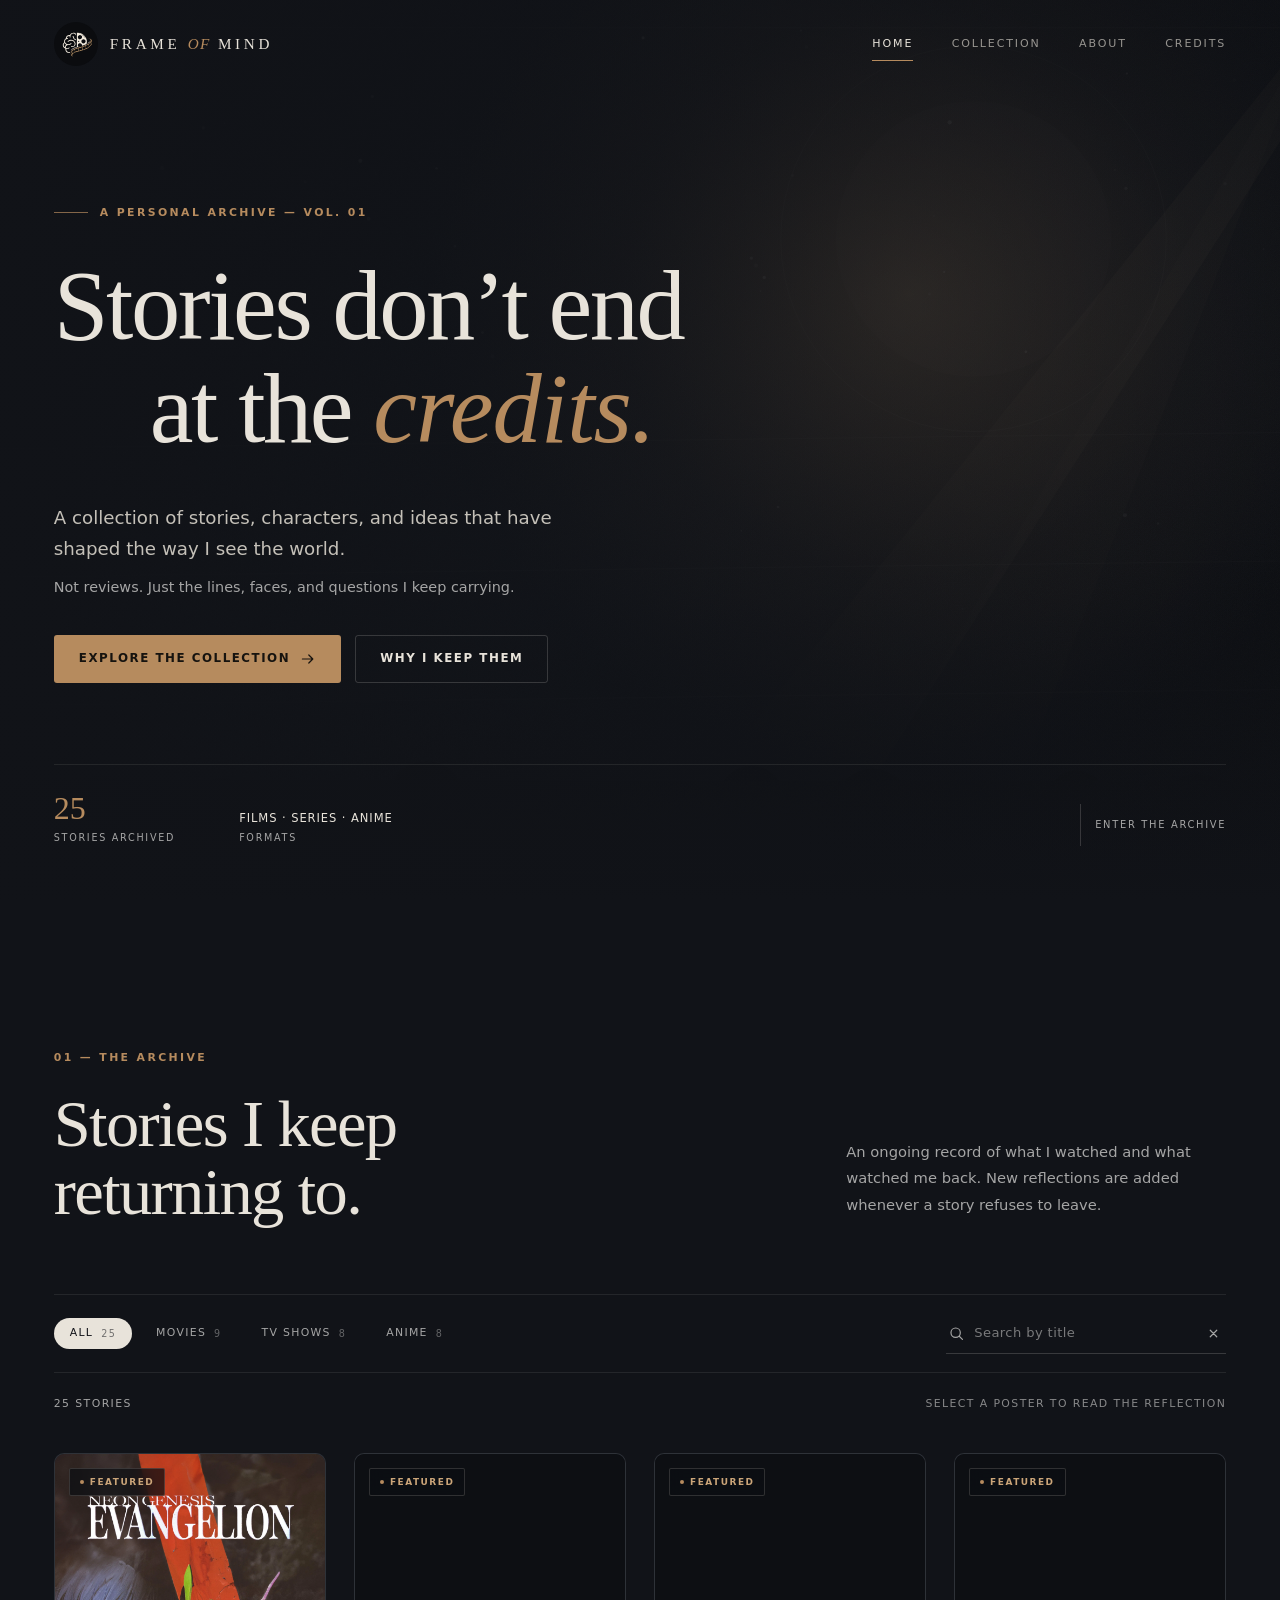
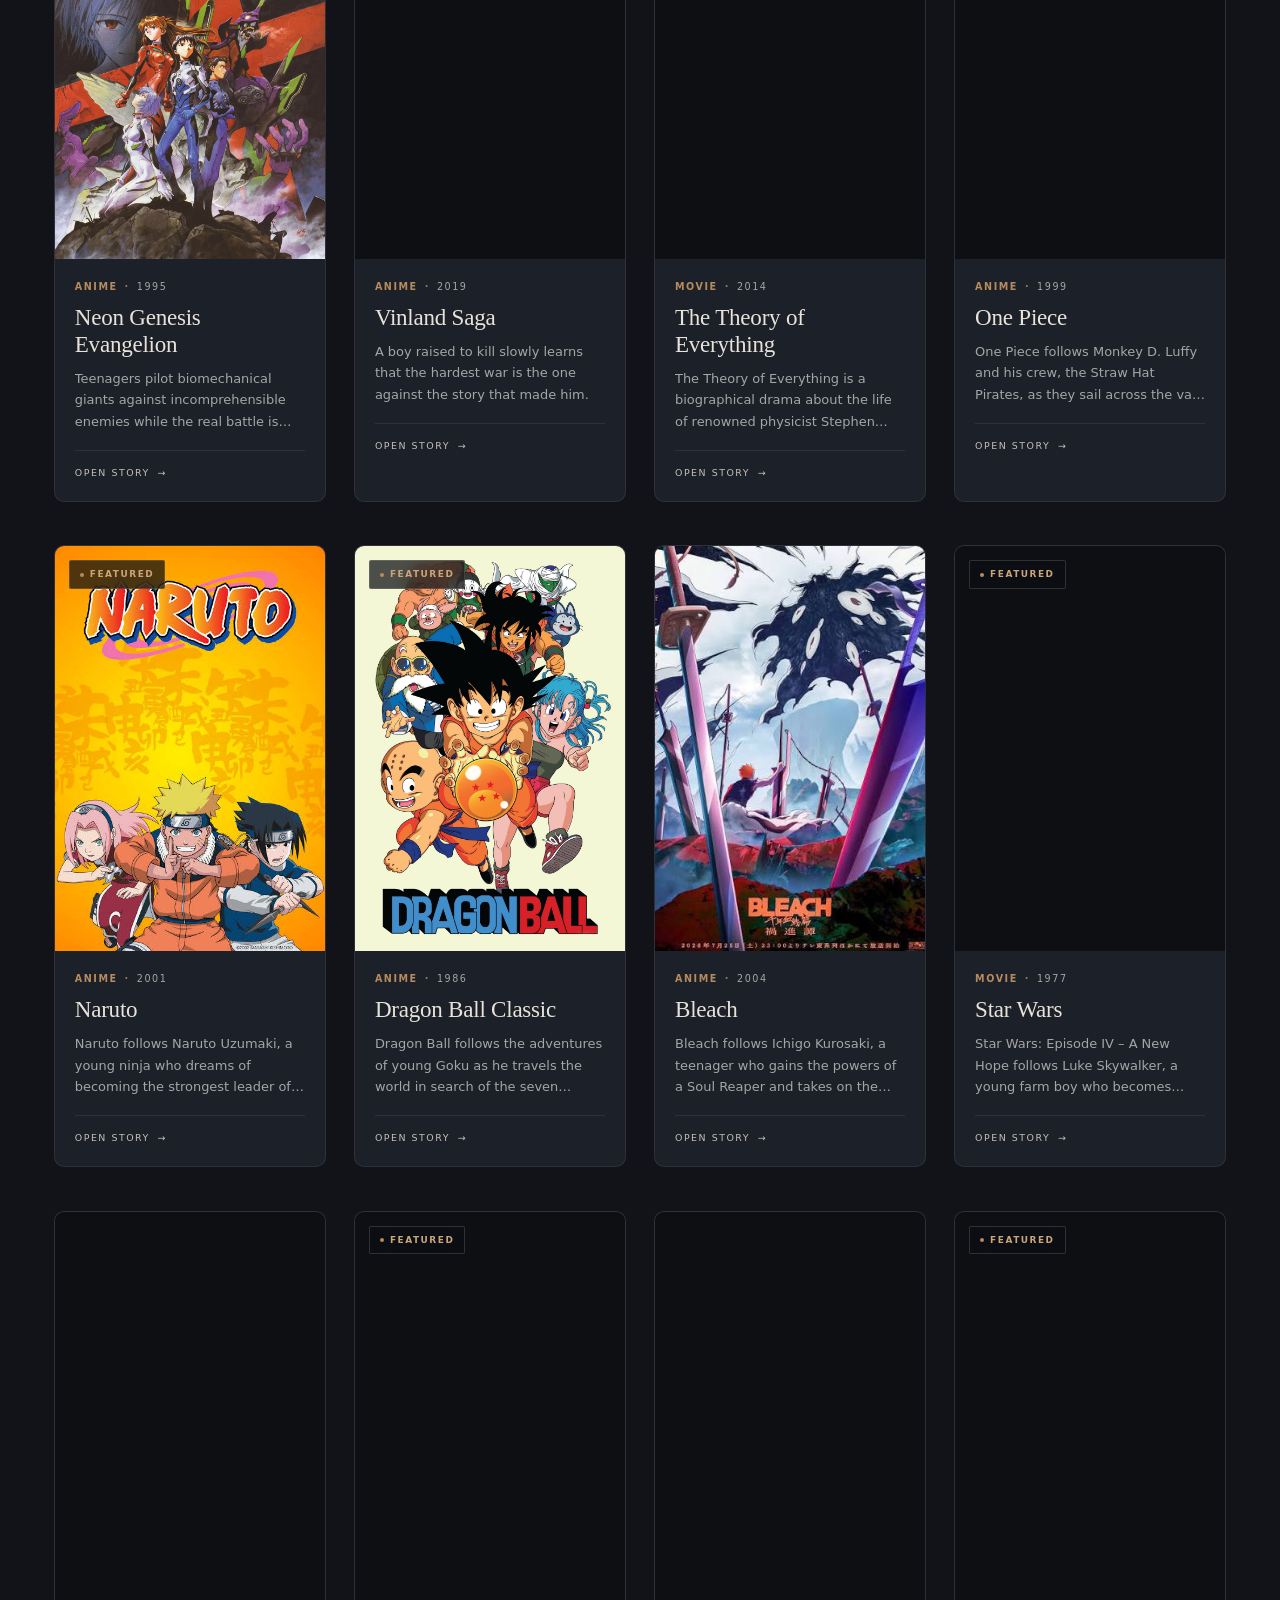
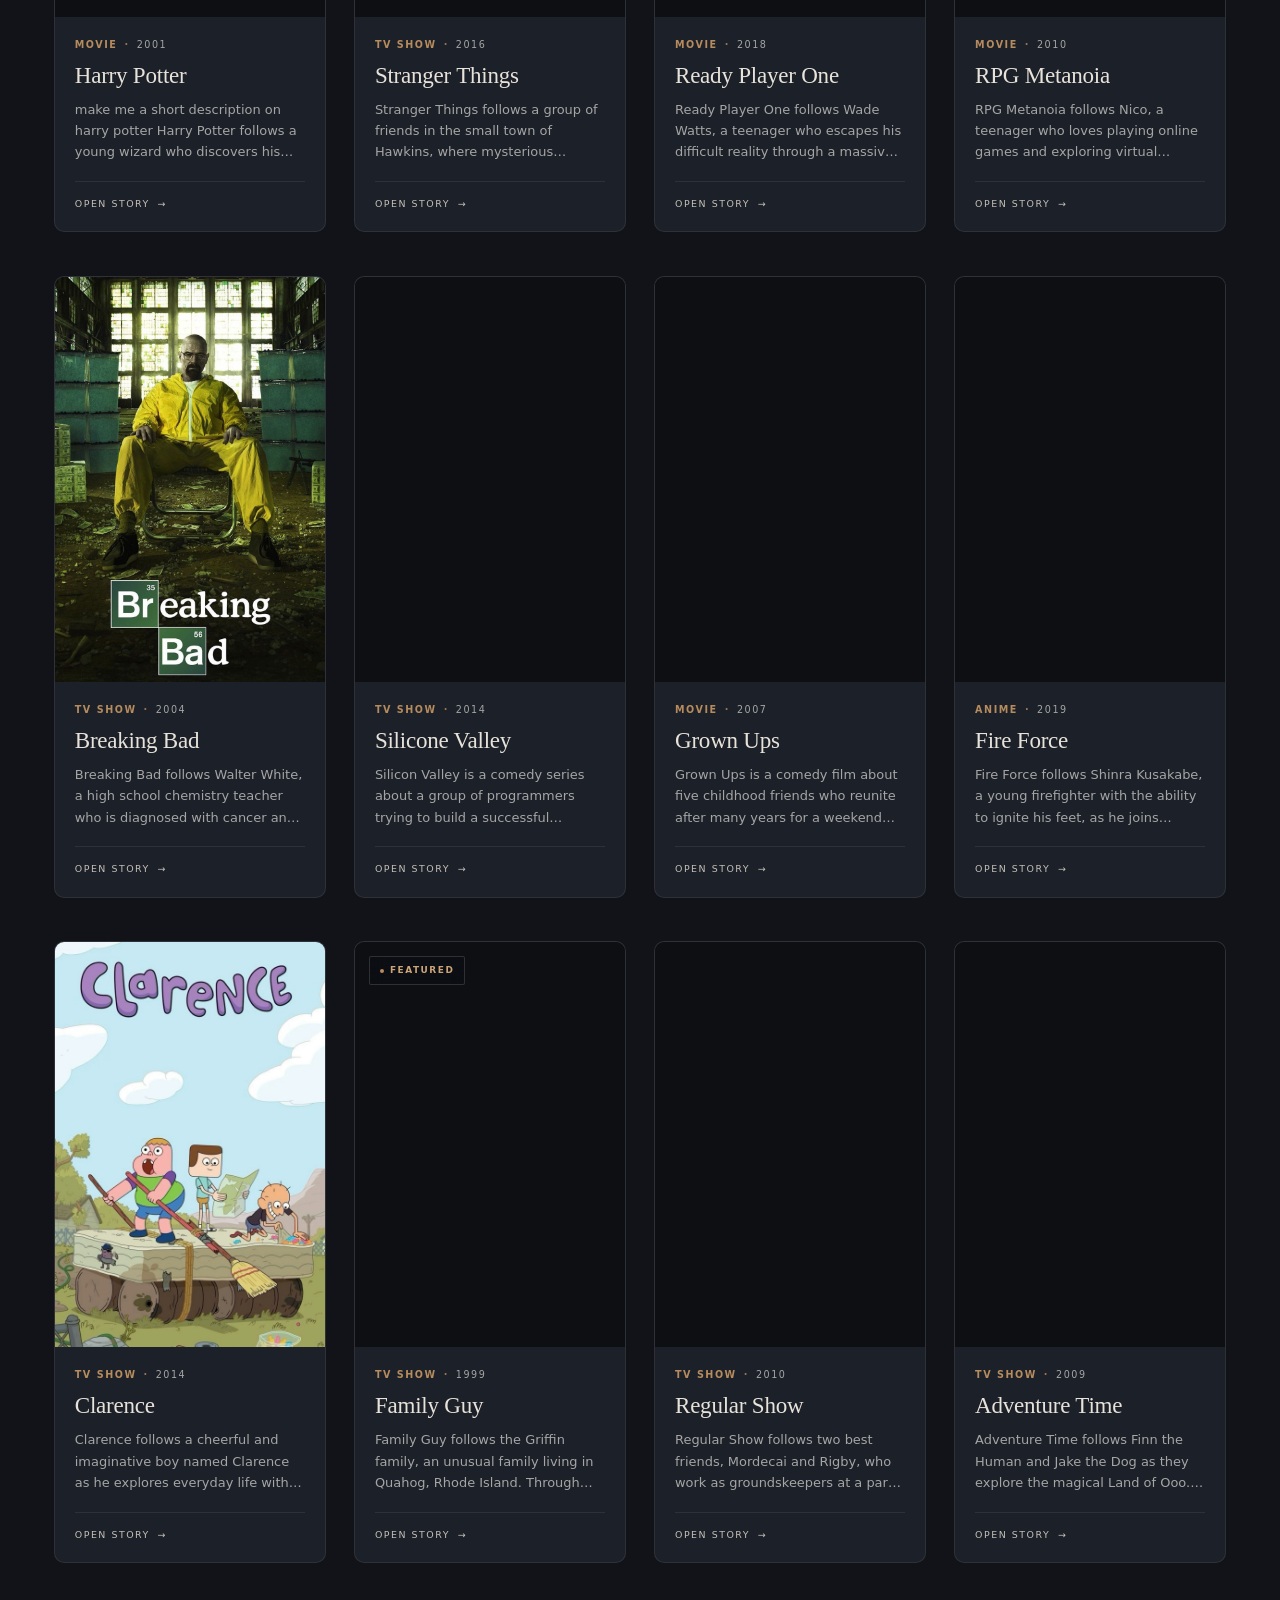
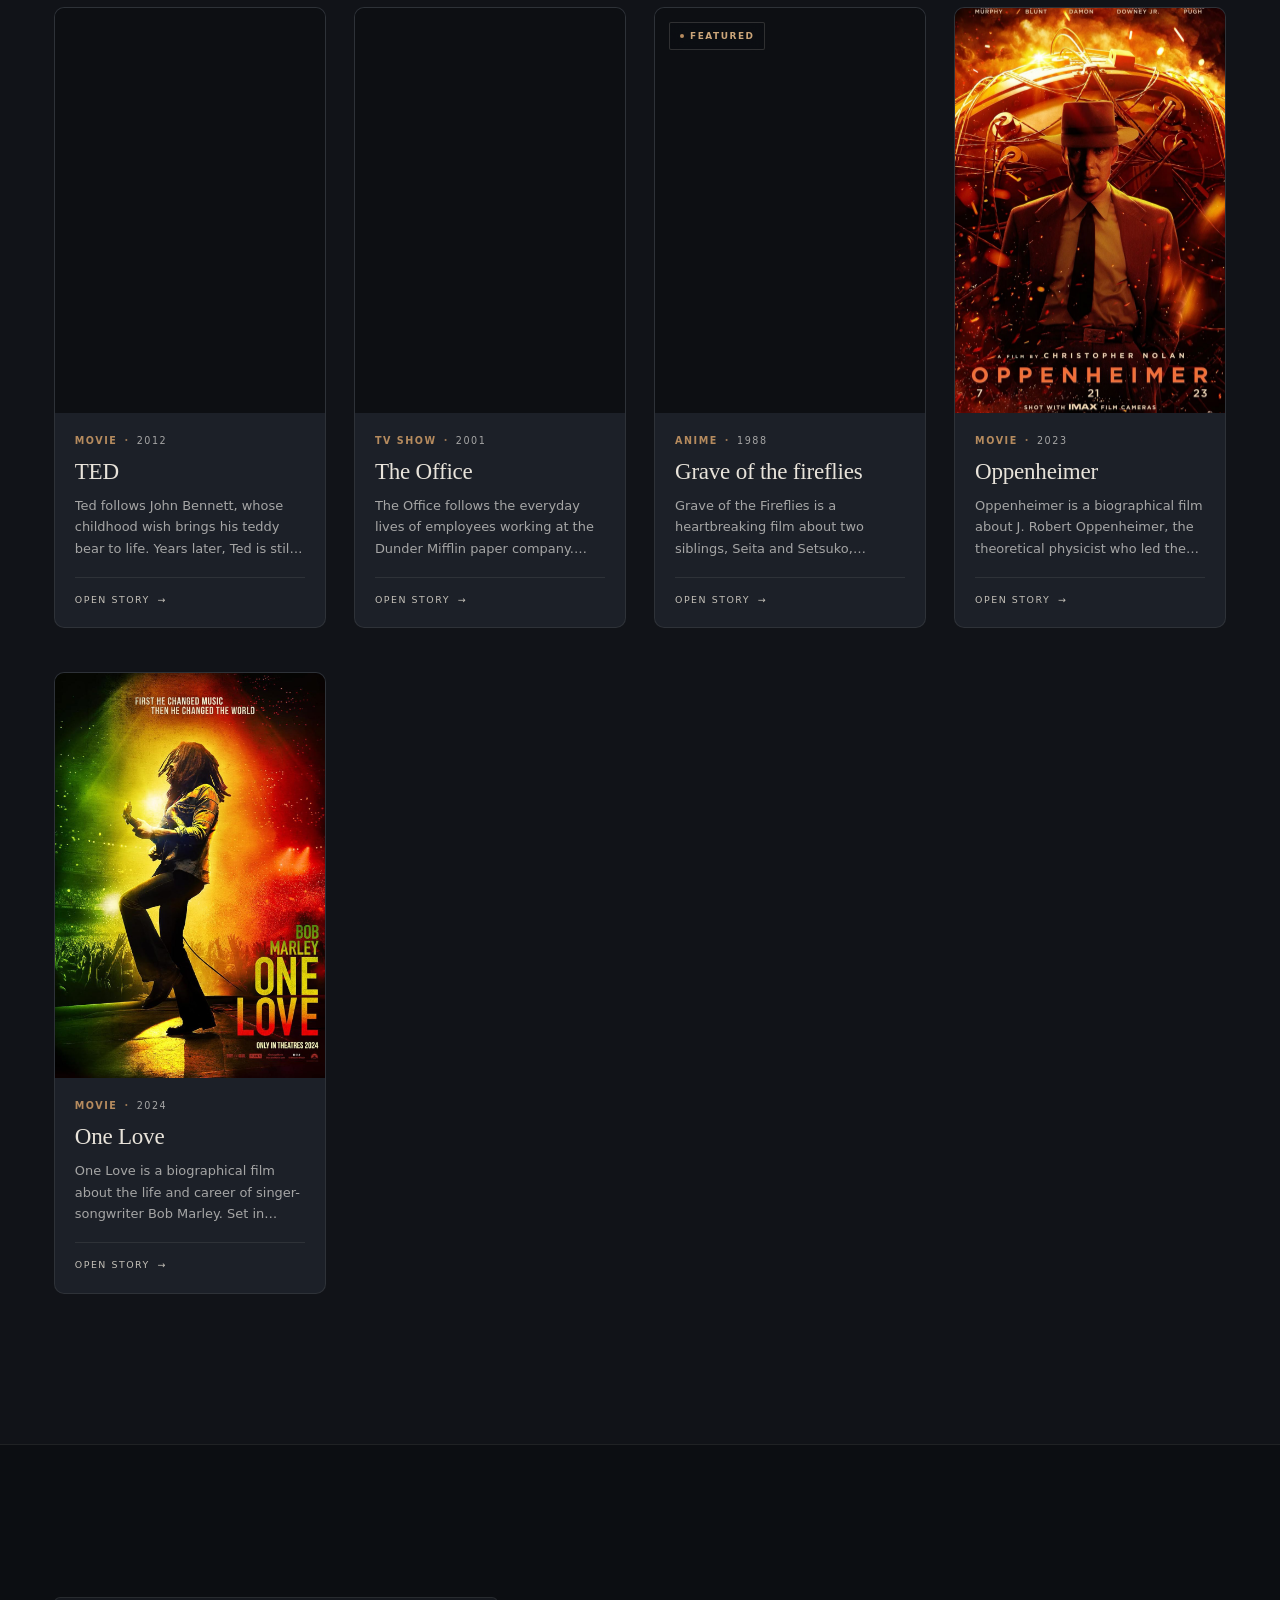
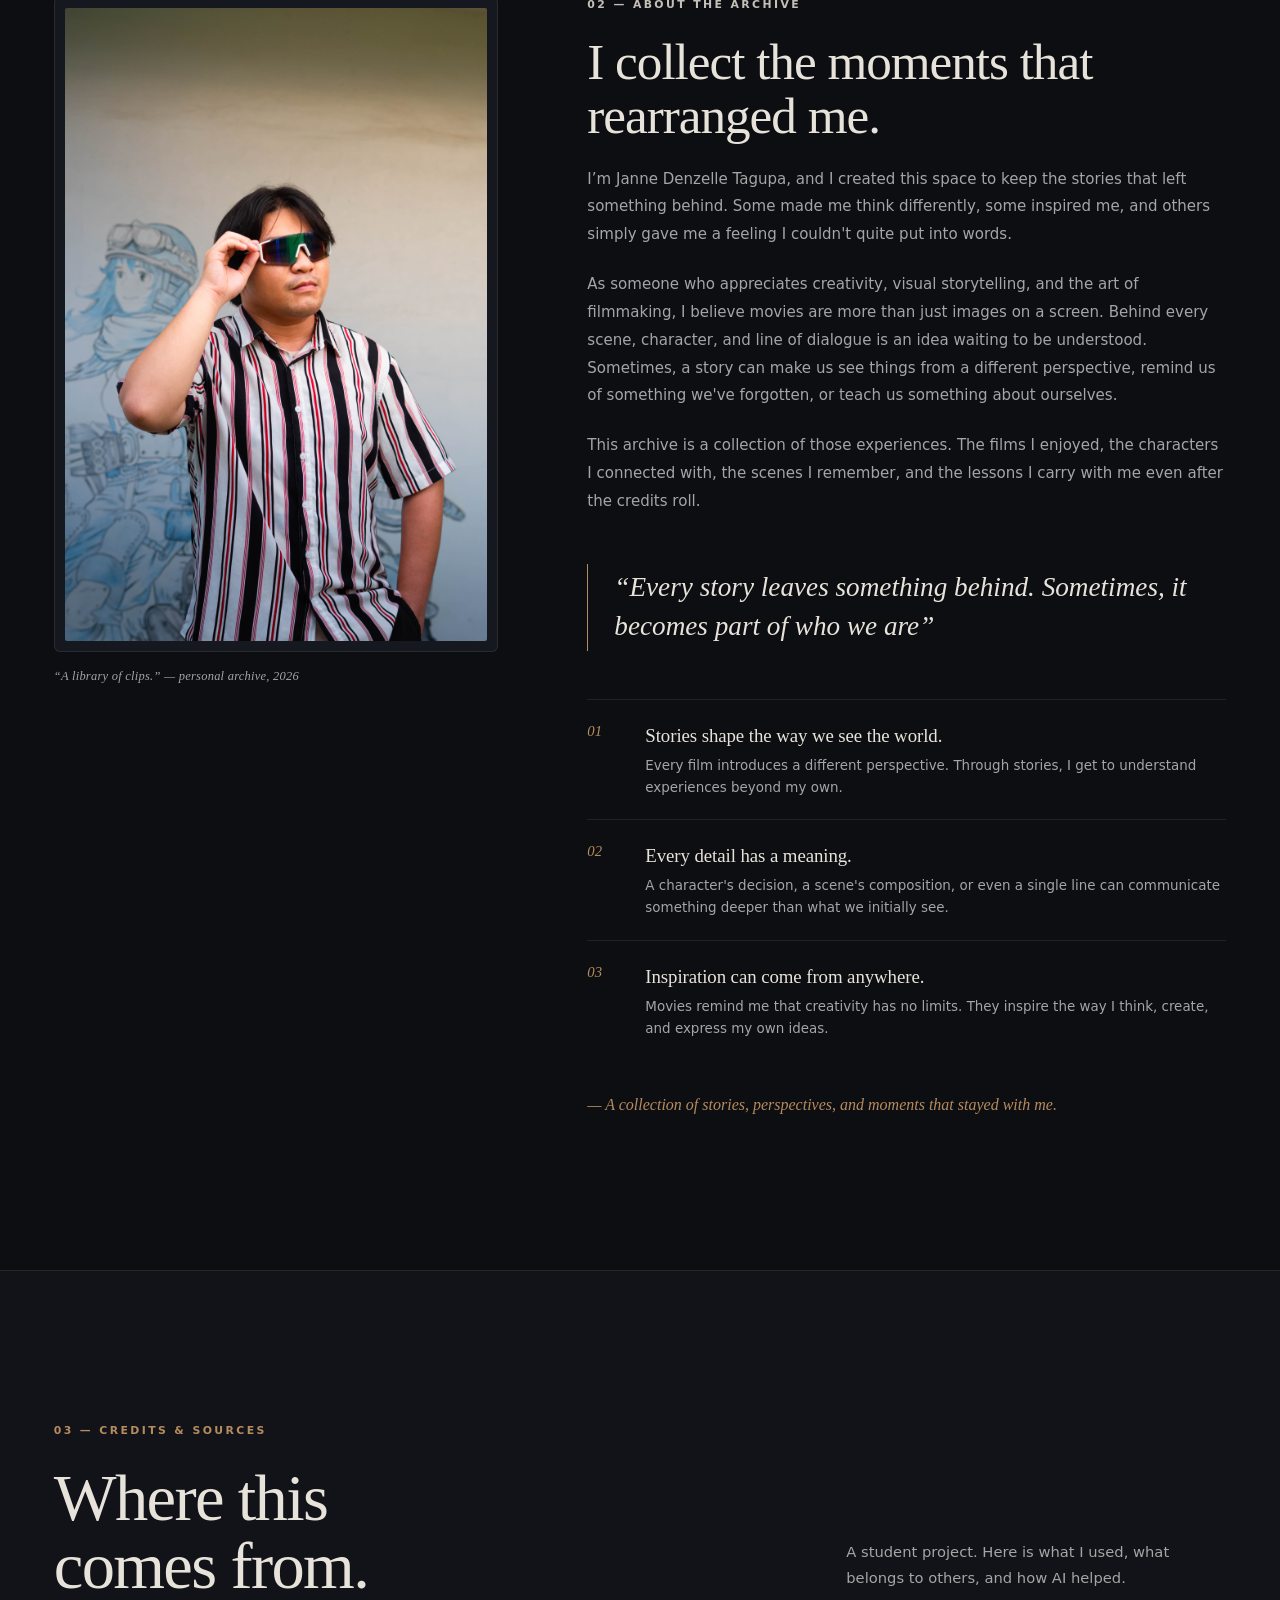
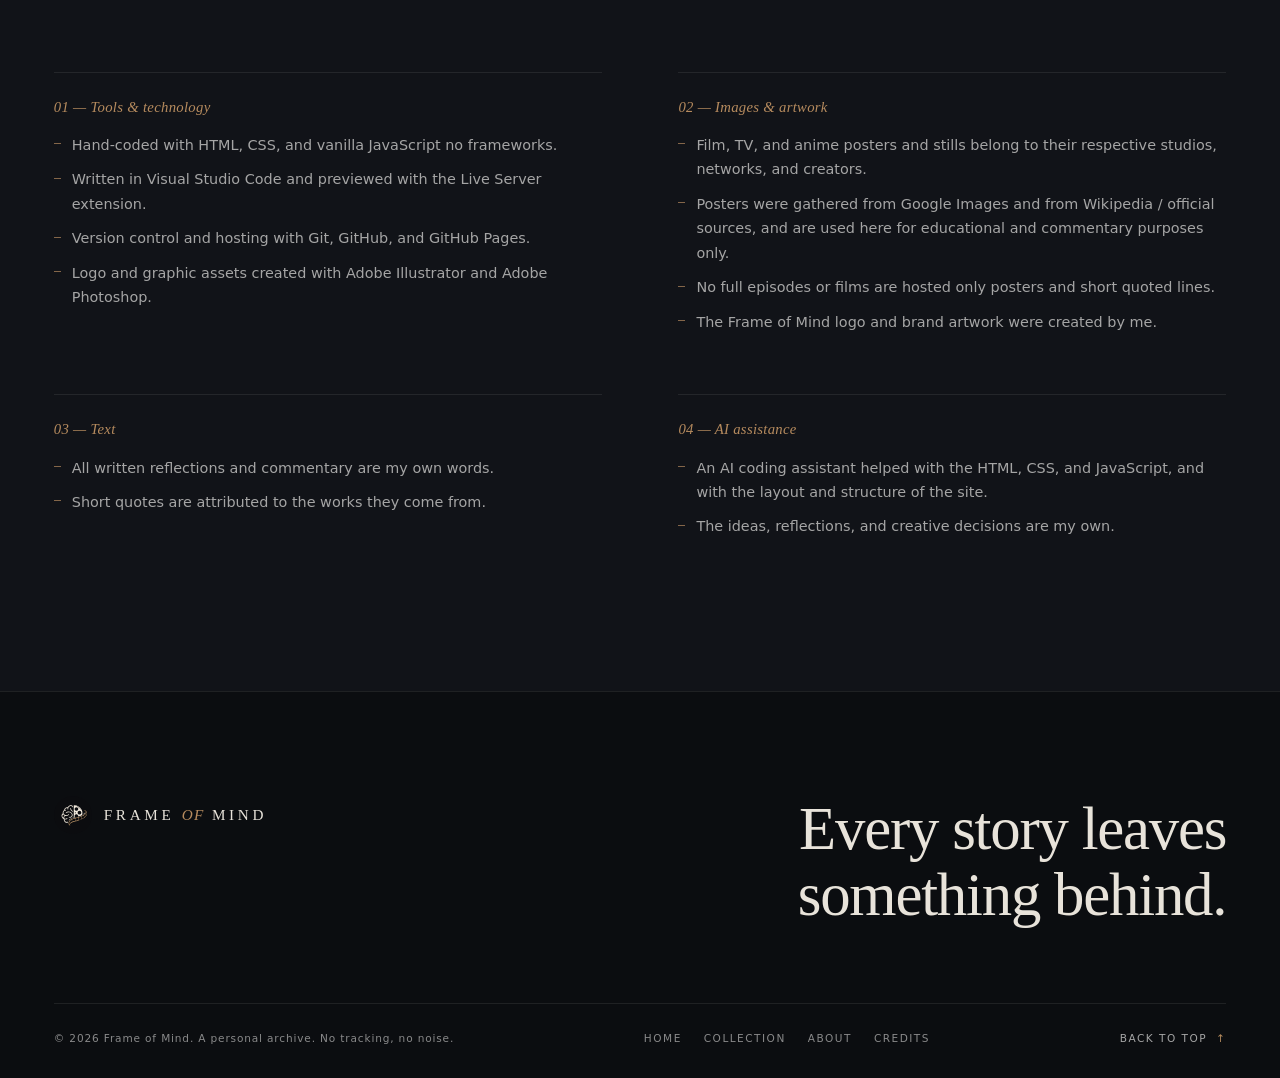
<file: index.html>
<!DOCTYPE html>
<html lang="en">

<head>
  <meta charset="UTF-8">


  <meta name="viewport" content="width=device-width, initial-scale=1.0">
  <title>FRAME OF MIND — Stories don't end at the credits</title>
  <meta name="description"
    content="A cinematic personal archive of films, TV shows, and anime — and the characters, scenes, and ideas that shaped the way I see the world.">
  <meta name="theme-color" content="#111318">
  <meta name="color-scheme" content="dark">
  <meta property="og:title" content="FRAME OF MIND — Stories don't end at the credits">
  <meta property="og:description"
    content="A collection of stories, characters, and ideas that have shaped the way I see the world.">
  <meta property="og:type" content="website">
  <meta property="og:image" content="images/hero-backdrop.svg">
  <link rel="icon" href=" images/Frame-Of-Mind-Logo-2.svg" type="image/svg+xml">
  <link rel="preload" as="image" href="images/hero-backdrop.svg">
  <link rel="stylesheet" href="css/style.css">
  <script type="module" src="js/main.js"></script>
</head>

<body>
  <a class="skip-link" href="#main">Skip to content</a>

  <header class="site-header" data-header>
    <div class="shell nav-shell">
      <a class="brand" href="#home" aria-label="Frame of Mind — back to top">
        <img class="brand__mark" src="images/logo.svg" alt="" width="44" height="44">
        <span class="brand__text">FRAME <em>OF</em> MIND</span>
      </a>

      <nav class="site-nav" id="site-nav" aria-label="Primary">
        <a class="nav-link" href="#home" data-nav="home">Home</a>
        <a class="nav-link" href="#collection" data-nav="collection">Collection</a>
        <a class="nav-link" href="#about" data-nav="about">About</a>
        <a class="nav-link" href="#credits" data-nav="credits">Credits</a>
      </nav>

      <button class="nav-toggle" type="button" aria-expanded="false" aria-controls="site-nav" data-nav-toggle>
        <span class="sr-only">Open menu</span>
        <span class="nav-toggle__icon" aria-hidden="true"><span></span><span></span></span>
      </button>
    </div>
  </header>

  <main id="main">
    <section class="hero" id="home" aria-labelledby="hero-title">
      <div class="hero__media" aria-hidden="true">
        <img src="images/hero-backdrop.svg" alt="" width="1600" height="1000" fetchpriority="high">
      </div>
      <div class="hero__scrim" aria-hidden="true"></div>

      <div class="shell hero__inner">
        <div class="hero__copy">
          <p class="eyebrow hero__eyebrow"><span class="eyebrow__rule" aria-hidden="true"></span>A personal archive —
            Vol. 01</p>
          <h1 class="hero__title" id="hero-title">
            <span class="hero__line"><span>Stories don’t end</span></span>
            <span class="hero__line hero__line--indent"><span>at the <em>credits.</em></span></span>
          </h1>
          <p class="hero__lede">A collection of stories, characters, and ideas that have shaped the way I see the world.
          </p>
          <p class="hero__sub">Not reviews. Just the lines, faces, and questions I keep carrying.</p>
          <div class="hero__actions">
            <a class="btn btn--primary" href="#collection">
              Explore the collection
              <svg viewBox="0 0 20 20" width="16" height="16" aria-hidden="true">
                <path d="M3 10h13M11 5l5 5-5 5" fill="none" stroke="currentColor" stroke-width="1.5"
                  stroke-linecap="round" stroke-linejoin="round" />
              </svg>
            </a>
            <a class="btn btn--ghost" href="#about">Why I keep them</a>
          </div>
        </div>

        <div class="hero__foot">
          <dl class="hero__stats">
            <div class="hero__stat">
              <dt>Stories archived</dt>
              <dd data-count="entries">—</dd>
            </div>
            <div class="hero__stat">
              <dt>Formats</dt>
              <dd class="hero__stat-small">Films · Series · Anime</dd>
            </div>
          </dl>
          <a class="scroll-cue" href="#collection">
            <span class="scroll-cue__line" aria-hidden="true"></span>
            <span>Enter the archive</span>
          </a>
        </div>
      </div>
    </section>

    <section class="collection" id="collection" aria-labelledby="collection-title">
      <div class="shell">
        <header class="section-head">
          <div class="section-head__title">
            <p class="eyebrow">01 — The archive</p>
            <h2 id="collection-title">Stories I keep<br>returning to.</h2>
          </div>
          <p class="section-head__note">An ongoing record of what I watched and what watched me back. New reflections
            are added whenever a story refuses to leave.</p>
        </header>

        <div class="collection__toolbar">
          <div class="filters" role="group" aria-label="Filter stories by category">
            <button class="filter is-active" type="button" data-filter="all" aria-pressed="true">
              All <span class="filter__count" data-count-filter="all">—</span>
            </button>
            <button class="filter" type="button" data-filter="movie" aria-pressed="false">
              Movies <span class="filter__count" data-count-filter="movie">—</span>
            </button>
            <button class="filter" type="button" data-filter="tv" aria-pressed="false">
              TV Shows <span class="filter__count" data-count-filter="tv">—</span>
            </button>
            <button class="filter" type="button" data-filter="anime" aria-pressed="false">
              Anime <span class="filter__count" data-count-filter="anime">—</span>
            </button>
          </div>

          <div class="search">
            <svg class="search__icon" viewBox="0 0 20 20" width="17" height="17" aria-hidden="true">
              <circle cx="9" cy="9" r="5.5" fill="none" stroke="currentColor" stroke-width="1.4" />
              <path d="M13.2 13.2 17 17" fill="none" stroke="currentColor" stroke-width="1.4" stroke-linecap="round" />
            </svg>
            <label class="sr-only" for="story-search">Search stories by title</label>
            <input class="search__input" id="story-search" type="search" placeholder="Search by title"
              autocomplete="off" spellcheck="false">
            <button class="search__clear" type="button" data-search-clear hidden aria-label="Clear search">
              <svg viewBox="0 0 16 16" width="13" height="13" aria-hidden="true">
                <path d="M4 4l8 8M12 4l-8 8" fill="none" stroke="currentColor" stroke-width="1.5"
                  stroke-linecap="round" />
              </svg>
            </button>
          </div>
        </div>

        <div class="collection__meta">
          <p class="result-count" role="status" aria-live="polite" data-result-count>Loading stories…</p>
          <p class="collection__hint">Select a poster to read the reflection</p>
        </div>

        <div class="collection__grid" data-collection-grid aria-busy="true"></div>

        <div class="collection__state" data-collection-state hidden>
          <p class="eyebrow" data-state-eyebrow>No results</p>
          <h3 class="state__title" data-state-title>Nothing in this frame.</h3>
          <p class="state__text" data-state-text>Try another title or clear the filters.</p>
          <button class="btn btn--ghost" type="button" data-state-action hidden>Clear filters</button>
        </div>

        <noscript>
          <p class="noscript-note">This archive loads its collection with JavaScript. Please enable JavaScript to browse
            the stories.</p>
        </noscript>
      </div>
    </section>

    <section class="about" id="about" aria-labelledby="about-title">
      <div class="shell about__grid">
        <figure class="about__figure">
          <div class="about__image-frame">
            <img src="images/Angkool-Pic.jpg"
              alt="An abstract still life: a writing desk, books, a cup, and a plant in warm window light." width="1000"
              height="1250" loading="lazy">
          </div>
          <figcaption>“A library of clips.” — personal archive, 2026</figcaption>
        </figure>

        <div class="about__copy">
          <p class="eyebrow">02 — About the archive</p>
          <h2 id="about-title">I collect the moments that rearranged me.</h2>
          <p>I’m Janne Denzelle Tagupa, and I created this space to keep the stories that left something behind. Some
            made me think differently, some inspired me, and others simply gave me a feeling I couldn't quite put into
            words.</p>
          <p>As someone who appreciates creativity, visual storytelling, and the art of filmmaking, I believe movies are
            more than just images on a screen. Behind every scene, character, and line of dialogue is an idea waiting to
            be understood. Sometimes, a story can make us see things from a different perspective, remind us of
            something we've forgotten, or teach us something about ourselves.</p>
          <p>This archive is a collection of those experiences. The films I enjoyed, the characters I connected with,
            the scenes I remember, and the lessons I carry with me even after the credits roll.</p>

          <blockquote class="about__quote">
            <p>“Every story leaves something behind. Sometimes, it becomes part of who we are”</p>
          </blockquote>

          <ol class="principles">
            <li class="principle">
              <span class="principle__number">01</span>
              <div>
                <h3>Stories shape the way we see the world.</h3>
                <p>Every film introduces a different perspective. Through stories, I get to understand experiences
                  beyond my own.</p>
              </div>
            </li>
            <li class="principle">
              <span class="principle__number">02</span>
              <div>
                <h3>Every detail has a meaning.</h3>
                <p>A character's decision, a scene's composition, or even a single line can communicate something deeper
                  than what we initially see.</p>
              </div>
            </li>
            <li class="principle">
              <span class="principle__number">03</span>
              <div>
                <h3>Inspiration can come from anywhere.</h3>
                <p>Movies remind me that creativity has no limits. They inspire the way I think, create, and express my
                  own ideas.</p>
              </div>
            </li>
          </ol>

          <p class="about__signature">— A collection of stories, perspectives, and moments that stayed with me.</p>
        </div>
      </div>
    </section>

    <section class="credits" id="credits" aria-labelledby="credits-title">
      <div class="shell">
        <header class="section-head">
          <div class="section-head__title">
            <p class="eyebrow">03 — Credits &amp; sources</p>
            <h2 id="credits-title">Where this<br>comes from.</h2>
          </div>
          <p class="section-head__note">A student project. Here is what I used, what belongs to others, and how AI
            helped.</p>
        </header>

        <div class="credits__grid">
          <article class="credit">
            <p class="credit__label">01 — Tools &amp; technology</p>
            <ul class="credit__list">
              <li>Hand-coded with HTML, CSS, and vanilla JavaScript no frameworks.</li>
              <li>Written in Visual Studio Code and previewed with the Live Server extension.</li>
              <li>Version control and hosting with Git, GitHub, and GitHub Pages.</li>
              <li>Logo and graphic assets created with Adobe Illustrator and Adobe Photoshop.</li>
            </ul>
          </article>

          <article class="credit">
            <p class="credit__label">02 — Images &amp; artwork</p>
            <ul class="credit__list">
              <li>Film, TV, and anime posters and stills belong to their respective studios, networks, and creators.
              </li>
              <li>Posters were gathered from Google Images and from Wikipedia / official sources, and are used here for
                educational and commentary purposes only.</li>
              <li>No full episodes or films are hosted only posters and short quoted lines.</li>
              <li>The Frame of Mind logo and brand artwork were created by me.</li>
            </ul>
          </article>

          <article class="credit">
            <p class="credit__label">03 — Text</p>
            <ul class="credit__list">
              <li>All written reflections and commentary are my own words.</li>
              <li>Short quotes are attributed to the works they come from.</li>
            </ul>
          </article>

          <article class="credit">
            <p class="credit__label">04 — AI assistance</p>
            <ul class="credit__list">
              <li>An AI coding assistant helped with the HTML, CSS, and JavaScript, and with the layout and structure of
                the site.</li>
              <li>The ideas, reflections, and creative decisions are my own.</li>
            </ul>
          </article>
        </div>
      </div>
    </section>
  </main>

  <footer class="site-footer">
    <div class="shell">
      <div class="site-footer__top">
        <a class="brand brand--footer" href="#home" aria-label="Frame of Mind — back to top">
          <img class="brand__mark" src="images/logo.svg" alt="" width="38" height="38">
          <span class="brand__text">FRAME <em>OF</em> MIND</span>
        </a>
        <p class="site-footer__tagline">Every story leaves<br>something behind.</p>
      </div>

      <div class="site-footer__bottom">
        <p class="site-footer__copy">© <span data-year>2026</span> Frame of Mind. A personal archive. No tracking, no
          noise.</p>
        <nav class="site-footer__nav" aria-label="Footer">
          <a href="#home">Home</a>
          <a href="#collection">Collection</a>
          <a href="#about">About</a>
          <a href="#credits">Credits</a>
        </nav>
        <a class="site-footer__top-link" href="#home">Back to top <span aria-hidden="true">↑</span></a>
      </div>
    </div>
  </footer>

  <dialog class="story-dialog" data-story-dialog aria-label="Story reflection">
    <div class="story-dialog__shell">
      <button class="story-dialog__close" type="button" data-story-close aria-label="Close story">
        <svg viewBox="0 0 20 20" width="17" height="17" aria-hidden="true">
          <path d="M5 5l10 10M15 5 5 15" fill="none" stroke="currentColor" stroke-width="1.4" stroke-linecap="round" />
        </svg>
      </button>
      <div class="story-dialog__scroll" data-story-body></div>
    </div>
  </dialog>
</body>

</html>
</file>
<file: css/style.css>
/* ==========================================================================
   FRAME OF MIND — public stylesheet
   Midnight Cinema palette · editorial typography · responsive archive
   ========================================================================== */

:root {
  --bg: #111318;
  --bg-deep: #0c0e12;
  --bg-soft: #15181e;
  --card: #1c2028;
  --text: #e8e3da;
  --muted: #a5a5a5;
  --muted-strong: #c4c0b8;
  --accent: #b68b5e;
  --accent-bright: #cba579;
  --accent-soft: rgba(182, 139, 94, 0.14);
  --border: #383838;
  --border-soft: rgba(232, 227, 218, 0.09);
  --border-strong: rgba(232, 227, 218, 0.18);

  --font-serif: "Iowan Old Style", "Palatino Linotype", "Book Antiqua", Palatino,
    Georgia, "Times New Roman", serif;
  --font-sans: "Segoe UI", system-ui, -apple-system, BlinkMacSystemFont, "Helvetica Neue",
    Arial, sans-serif;

  --shell: 1240px;
  --gutter: clamp(20px, 4.2vw, 56px);
  --radius: 10px;
  --radius-small: 6px;
  --ease: cubic-bezier(0.22, 0.61, 0.36, 1);
  --header-height: 88px;
}

/* --- Reset & base ------------------------------------------------------- */

*,
*::before,
*::after {
  box-sizing: border-box;
}

* {
  margin: 0;
}

html {
  scroll-behavior: smooth;
  scroll-padding-top: calc(var(--header-height) + 18px);
  -webkit-text-size-adjust: 100%;
}

body {
  background: var(--bg);
  color: var(--text);
  font-family: var(--font-sans);
  font-size: 16px;
  line-height: 1.65;
  -webkit-font-smoothing: antialiased;
  -moz-osx-font-smoothing: grayscale;
  overflow-x: hidden;
}

body.has-dialog {
  overflow: hidden;
}

img,
svg {
  display: block;
  max-width: 100%;
}

button,
input,
select,
textarea {
  font: inherit;
  color: inherit;
}

button {
  cursor: pointer;
}

a {
  color: inherit;
  text-decoration: none;
}

p,
h1,
h2,
h3,
h4 {
  overflow-wrap: break-word;
}

::selection {
  background: var(--accent);
  color: #141311;
}

:focus-visible {
  outline: 1px solid var(--accent-bright);
  outline-offset: 4px;
}

.shell {
  width: min(100% - (var(--gutter) * 2), var(--shell));
  margin-inline: auto;
}

.sr-only {
  position: absolute;
  width: 1px;
  height: 1px;
  padding: 0;
  margin: -1px;
  overflow: hidden;
  clip: rect(0, 0, 0, 0);
  white-space: nowrap;
  border: 0;
}

.skip-link {
  position: fixed;
  top: 12px;
  left: 12px;
  z-index: 1000;
  padding: 10px 18px;
  background: var(--text);
  color: var(--bg);
  font-size: 0.78rem;
  letter-spacing: 0.08em;
  text-transform: uppercase;
  transform: translateY(-160%);
  transition: transform 0.25s var(--ease);
}

.skip-link:focus {
  transform: translateY(0);
}

.eyebrow {
  display: flex;
  align-items: center;
  gap: 12px;
  color: var(--accent);
  font-size: 0.68rem;
  font-weight: 600;
  letter-spacing: 0.22em;
  line-height: 1.5;
  text-transform: uppercase;
}

.eyebrow__rule {
  display: block;
  width: 34px;
  height: 1px;
  background: var(--accent);
  opacity: 0.7;
}

.dot {
  color: var(--accent);
  opacity: 0.8;
}

/* --- Buttons ------------------------------------------------------------ */

.btn {
  display: inline-flex;
  align-items: center;
  justify-content: center;
  gap: 10px;
  min-height: 48px;
  padding: 0 24px;
  border: 1px solid transparent;
  border-radius: 3px;
  font-size: 0.74rem;
  font-weight: 600;
  letter-spacing: 0.13em;
  line-height: 1;
  text-transform: uppercase;
  transition: background 0.3s var(--ease), border-color 0.3s var(--ease),
    color 0.3s var(--ease), transform 0.3s var(--ease);
}

.btn svg {
  transition: transform 0.3s var(--ease);
}

.btn:hover svg {
  transform: translateX(4px);
}

.btn--primary {
  background: var(--accent);
  color: #16130f;
}

.btn--primary:hover {
  background: var(--accent-bright);
  transform: translateY(-2px);
}

.btn--ghost {
  border-color: var(--border-strong);
  background: transparent;
  color: var(--text);
}

.btn--ghost:hover {
  border-color: var(--accent);
  background: var(--accent-soft);
  color: var(--accent-bright);
  transform: translateY(-2px);
}

/* --- Header & navigation ------------------------------------------------ */

.site-header {
  position: fixed;
  inset: 0 0 auto;
  z-index: 100;
  border-bottom: 1px solid transparent;
  transition: background 0.4s var(--ease), border-color 0.4s var(--ease),
    backdrop-filter 0.4s var(--ease);
}

.site-header.is-scrolled,
.site-header.is-menu-open {
  background: rgba(17, 19, 24, 0.9);
  border-bottom-color: var(--border-soft);
  -webkit-backdrop-filter: blur(14px);
  backdrop-filter: blur(14px);
}

.nav-shell {
  display: flex;
  align-items: center;
  justify-content: space-between;
  gap: 28px;
  height: var(--header-height);
}

.brand {
  display: inline-flex;
  align-items: center;
  gap: 12px;
  flex-shrink: 0;
  color: var(--text);
}

.brand__mark {
  width: 44px;
  height: 44px;
  flex: none;
  transition: transform 0.5s var(--ease);
}

.brand:hover .brand__mark {
  transform: scale(1.06);
}

.brand__text {
  font-family: var(--font-serif);
  font-size: 0.95rem;
  letter-spacing: 0.24em;
  line-height: 1;
}

.brand__text em {
  color: var(--accent);
  font-style: italic;
  letter-spacing: 0.08em;
}

.site-nav {
  display: flex;
  align-items: center;
  gap: clamp(22px, 3vw, 40px);
}

.nav-link {
  position: relative;
  padding: 8px 0;
  color: rgba(232, 227, 218, 0.62);
  font-size: 0.69rem;
  font-weight: 500;
  letter-spacing: 0.17em;
  text-transform: uppercase;
  transition: color 0.3s var(--ease);
}

.nav-link::after {
  content: "";
  position: absolute;
  left: 0;
  bottom: 0;
  width: 100%;
  height: 1px;
  background: var(--accent);
  transform: scaleX(0);
  transform-origin: left;
  transition: transform 0.35s var(--ease);
}

.nav-link:hover,
.nav-link.is-active {
  color: var(--text);
}

.nav-link:hover::after,
.nav-link.is-active::after {
  transform: scaleX(1);
}

.nav-toggle {
  display: none;
  width: 44px;
  height: 44px;
  padding: 0;
  border: 1px solid var(--border-strong);
  border-radius: 50%;
  background: transparent;
  color: var(--text);
  place-items: center;
}

.nav-toggle__icon {
  display: grid;
  gap: 5px;
  width: 17px;
}

.nav-toggle__icon span {
  display: block;
  height: 1px;
  background: currentColor;
  transition: transform 0.3s var(--ease);
}

.site-header.is-menu-open .nav-toggle__icon span:first-child {
  transform: translateY(3px) rotate(45deg);
}

.site-header.is-menu-open .nav-toggle__icon span:last-child {
  transform: translateY(-3px) rotate(-45deg);
}

/* --- Hero --------------------------------------------------------------- */

.hero {
  position: relative;
  display: flex;
  align-items: flex-end;
  min-height: 100svh;
  padding-top: calc(var(--header-height) + 40px);
  padding-bottom: clamp(36px, 6vh, 66px);
  overflow: hidden;
  isolation: isolate;
}

.hero__media {
  position: absolute;
  inset: 0;
  z-index: -2;
  background: #0a0c10;
}

.hero__media img {
  width: 100%;
  height: 100%;
  object-fit: cover;
  object-position: 65% 45%;
  opacity: 0.86;
  transform: scale(1.02);
}

.hero__scrim {
  position: absolute;
  inset: 0;
  z-index: -1;
  background:
    linear-gradient(90deg, rgba(17, 19, 24, 0.96) 0%, rgba(17, 19, 24, 0.62) 46%, rgba(17, 19, 24, 0.22) 100%),
    linear-gradient(0deg, var(--bg) 0%, rgba(17, 19, 24, 0.35) 34%, rgba(17, 19, 24, 0.55) 100%);
}

.hero__inner {
  width: min(100% - (var(--gutter) * 2), var(--shell));
}

.hero__copy {
  max-width: 820px;
}

.hero__eyebrow {
  margin-bottom: clamp(24px, 4vh, 40px);
}

.hero__title {
  font-family: var(--font-serif);
  font-size: clamp(3rem, 7.7vw, 7.1rem);
  font-weight: 400;
  letter-spacing: -0.025em;
  line-height: 0.99;
  text-wrap: balance;
}

.hero__line {
  display: block;
  overflow: hidden;
  padding-bottom: 0.05em;
}

.hero__line > span {
  display: block;
}

.hero__line--indent {
  padding-left: clamp(0px, 7.5vw, 118px);
}

.hero__title em {
  color: var(--accent);
  font-style: italic;
  letter-spacing: -0.01em;
}

.hero__lede {
  max-width: 540px;
  margin-top: clamp(28px, 4.5vh, 44px);
  color: var(--muted-strong);
  font-size: clamp(1rem, 1.5vw, 1.14rem);
  line-height: 1.7;
}

.hero__sub {
  max-width: 520px;
  margin-top: 10px;
  color: var(--muted);
  font-size: 0.9rem;
  line-height: 1.7;
}

.hero__actions {
  display: flex;
  flex-wrap: wrap;
  gap: 14px;
  margin-top: clamp(28px, 4vh, 42px);
}

.hero__foot {
  display: flex;
  align-items: flex-end;
  justify-content: space-between;
  gap: 32px;
  margin-top: clamp(52px, 9vh, 96px);
  padding-top: 26px;
  border-top: 1px solid var(--border-soft);
}

.hero__stats {
  display: flex;
  align-items: flex-end;
  gap: clamp(28px, 5vw, 64px);
}

.hero__stat {
  display: flex;
  flex-direction: column-reverse;
  gap: 4px;
}

.hero__stat dt {
  color: var(--muted);
  font-size: 0.6rem;
  letter-spacing: 0.18em;
  text-transform: uppercase;
}

.hero__stat dd {
  margin: 0;
  color: var(--text);
  font-family: var(--font-serif);
  font-size: 2rem;
  line-height: 1.1;
}

.hero__stat .hero__stat-small {
  font-family: var(--font-sans);
  font-size: 0.72rem;
  letter-spacing: 0.08em;
  line-height: 1.4;
  text-transform: uppercase;
}

.hero__stat:first-child dd {
  color: var(--accent);
}

.scroll-cue {
  display: inline-flex;
  align-items: center;
  gap: 14px;
  color: var(--muted);
  font-size: 0.62rem;
  letter-spacing: 0.17em;
  text-transform: uppercase;
  transition: color 0.3s var(--ease);
}

.scroll-cue:hover {
  color: var(--text);
}

.scroll-cue__line {
  position: relative;
  display: block;
  width: 1px;
  height: 42px;
  background: var(--border-strong);
  overflow: hidden;
}

.scroll-cue__line::after {
  content: "";
  position: absolute;
  inset: 0;
  background: var(--accent);
  transform: translateY(-100%);
  animation: scrollLine 2.6s var(--ease) infinite;
}

/* --- Section headers ---------------------------------------------------- */

.collection {
  position: relative;
  padding-block: clamp(88px, 12vw, 150px);
}

.section-head {
  display: grid;
  grid-template-columns: minmax(0, 1.25fr) minmax(0, 0.75fr);
  gap: clamp(28px, 6vw, 80px);
  align-items: end;
}

.section-head__title .eyebrow {
  margin-bottom: 24px;
}

.section-head h2 {
  font-family: var(--font-serif);
  font-size: clamp(2.5rem, 5.2vw, 4.6rem);
  font-weight: 400;
  letter-spacing: -0.025em;
  line-height: 1.02;
}

.section-head__note {
  max-width: 380px;
  margin-left: auto;
  padding-bottom: 8px;
  color: var(--muted);
  font-size: 0.92rem;
  line-height: 1.8;
}

/* --- Toolbar: filters + search ------------------------------------------ */

.collection__toolbar {
  display: flex;
  align-items: center;
  justify-content: space-between;
  gap: 20px;
  flex-wrap: wrap;
  margin-top: clamp(44px, 7vw, 68px);
  padding-block: 18px;
  border-top: 1px solid var(--border-soft);
  border-bottom: 1px solid var(--border-soft);
}

.filters {
  display: flex;
  align-items: center;
  flex-wrap: wrap;
  gap: 8px;
}

.filter {
  display: inline-flex;
  align-items: center;
  gap: 8px;
  padding: 9px 15px;
  border: 1px solid transparent;
  border-radius: 999px;
  background: transparent;
  color: var(--muted);
  font-size: 0.68rem;
  font-weight: 500;
  letter-spacing: 0.12em;
  line-height: 1;
  text-transform: uppercase;
  transition: color 0.25s var(--ease), background 0.25s var(--ease),
    border-color 0.25s var(--ease);
}

.filter:hover {
  border-color: var(--border-strong);
  color: var(--text);
}

.filter.is-active {
  background: var(--text);
  color: var(--bg);
}

.filter__count {
  color: currentColor;
  font-size: 0.6rem;
  opacity: 0.55;
}

.search {
  position: relative;
  display: flex;
  align-items: center;
  width: min(100%, 280px);
}

.search__icon {
  position: absolute;
  left: 2px;
  color: var(--muted);
  pointer-events: none;
}

.search__input {
  width: 100%;
  padding: 9px 32px 9px 28px;
  border: 0;
  border-bottom: 1px solid var(--border-strong);
  border-radius: 0;
  background: transparent;
  color: var(--text);
  font-size: 0.82rem;
  letter-spacing: 0.03em;
  transition: border-color 0.3s var(--ease);
}

.search__input::placeholder {
  color: rgba(165, 165, 165, 0.7);
}

.search__input:focus {
  outline: none;
  border-bottom-color: var(--accent);
}

.search__input::-webkit-search-cancel-button {
  display: none;
}

.search__clear {
  position: absolute;
  right: 0;
  display: grid;
  place-items: center;
  width: 26px;
  height: 26px;
  padding: 0;
  border: 0;
  border-radius: 50%;
  background: transparent;
  color: var(--muted);
  transition: color 0.25s var(--ease), background 0.25s var(--ease);
}

.search__clear:hover {
  background: rgba(232, 227, 218, 0.07);
  color: var(--text);
}

.collection__meta {
  display: flex;
  justify-content: space-between;
  gap: 20px;
  margin-top: 22px;
  color: var(--muted);
  font-size: 0.68rem;
  letter-spacing: 0.13em;
  text-transform: uppercase;
}

.collection__hint {
  opacity: 0.8;
}

/* --- Collection grid ---------------------------------------------------- */

.collection__grid {
  display: grid;
  grid-template-columns: repeat(auto-fill, minmax(240px, 1fr));
  gap: clamp(30px, 3.4vw, 46px) clamp(18px, 2.2vw, 28px);
  margin-top: clamp(28px, 4vw, 40px);
}

.story-card {
  position: relative;
  display: flex;
  flex-direction: column;
  overflow: hidden;
  border: 1px solid var(--border-soft);
  border-radius: var(--radius);
  background: var(--card);
  transition: transform 0.5s var(--ease), border-color 0.5s var(--ease),
    box-shadow 0.5s var(--ease);
}

.story-card:hover {
  transform: translateY(-6px);
  border-color: rgba(182, 139, 94, 0.45);
  box-shadow: 0 24px 60px -30px rgba(0, 0, 0, 0.85);
}

.story-card__poster {
  position: relative;
  aspect-ratio: 2 / 3;
  overflow: hidden;
  background: #0d0f13;
}

.story-card__poster::after {
  content: "";
  position: absolute;
  inset: 0;
  background: linear-gradient(0deg, rgba(10, 11, 14, 0.72) 0%, transparent 38%);
  opacity: 0;
  transition: opacity 0.45s var(--ease);
  pointer-events: none;
}

.story-card__poster img {
  width: 100%;
  height: 100%;
  object-fit: cover;
  transition: transform 0.8s var(--ease), filter 0.5s var(--ease);
}

.story-card:hover .story-card__poster img {
  transform: scale(1.035);
  filter: brightness(0.92);
}

.story-card:hover .story-card__poster::after {
  opacity: 1;
}

.story-card__featured {
  position: absolute;
  top: 14px;
  left: 14px;
  z-index: 2;
  display: inline-flex;
  align-items: center;
  gap: 6px;
  padding: 6px 10px;
  border: 1px solid rgba(232, 227, 218, 0.16);
  border-radius: 2px;
  background: rgba(12, 14, 18, 0.72);
  -webkit-backdrop-filter: blur(8px);
  backdrop-filter: blur(8px);
  color: var(--accent-bright);
  font-size: 0.56rem;
  font-weight: 600;
  letter-spacing: 0.17em;
  text-transform: uppercase;
}

.story-card__featured::before {
  content: "";
  width: 4px;
  height: 4px;
  border-radius: 50%;
  background: var(--accent);
}

.story-card__open {
  position: absolute;
  left: 18px;
  bottom: 18px;
  z-index: 2;
  display: inline-flex;
  align-items: center;
  gap: 8px;
  color: var(--text);
  font-size: 0.62rem;
  letter-spacing: 0.16em;
  text-transform: uppercase;
  opacity: 0;
  transform: translateY(8px);
  transition: opacity 0.4s var(--ease), transform 0.4s var(--ease);
}

.story-card:hover .story-card__open {
  opacity: 1;
  transform: translateY(0);
}

.story-card__body {
  display: flex;
  flex: 1;
  flex-direction: column;
  padding: 20px 20px 20px;
}

.story-card__meta {
  display: flex;
  align-items: center;
  gap: 7px;
  color: var(--accent);
  font-size: 0.6rem;
  font-weight: 600;
  letter-spacing: 0.16em;
  text-transform: uppercase;
}

.story-card__meta span:last-child {
  color: var(--muted);
  font-weight: 400;
}

.story-card__title {
  margin-top: 9px;
  font-family: var(--font-serif);
  font-size: clamp(1.28rem, 1.8vw, 1.55rem);
  font-weight: 400;
  letter-spacing: -0.01em;
  line-height: 1.18;
}

.story-card__summary {
  display: -webkit-box;
  -webkit-box-orient: vertical;
  -webkit-line-clamp: 3;
  overflow: hidden;
  margin-top: 10px;
  color: var(--muted);
  font-size: 0.81rem;
  line-height: 1.65;
}

.story-card__cta {
  display: inline-flex;
  align-items: center;
  gap: 8px;
  margin-top: 18px;
  padding-top: 14px;
  border-top: 1px solid var(--border-soft);
  color: var(--muted-strong);
  font-size: 0.59rem;
  letter-spacing: 0.16em;
  text-transform: uppercase;
  transition: color 0.3s var(--ease);
}

.story-card__cta svg {
  transition: transform 0.3s var(--ease);
}

.story-card:hover .story-card__cta {
  color: var(--accent-bright);
}

.story-card:hover .story-card__cta svg {
  transform: translateX(4px);
}

.story-card__link {
  position: absolute;
  inset: 0;
  z-index: 3;
  border-radius: inherit;
}

.story-card__link:focus-visible {
  outline: 2px solid var(--accent);
  outline-offset: -3px;
}

/* --- Loading skeleton --------------------------------------------------- */

.skeleton-card {
  overflow: hidden;
  border: 1px solid var(--border-soft);
  border-radius: var(--radius);
  background: var(--card);
}

.skeleton-card__poster {
  aspect-ratio: 2 / 3;
  background: #171b22;
}

.skeleton-card__body {
  display: grid;
  gap: 12px;
  padding: 22px 20px 26px;
}

.skeleton-card__body span {
  display: block;
  height: 9px;
  border-radius: 2px;
  background: #232832;
}

.skeleton-card__body span:first-child {
  width: 38%;
  height: 7px;
}

.skeleton-card__body span:nth-child(2) {
  width: 78%;
  height: 18px;
}

.skeleton-card__body span:last-child {
  width: 92%;
}

.skeleton-card__poster,
.skeleton-card__body span {
  position: relative;
  overflow: hidden;
}

.skeleton-card__poster::after,
.skeleton-card__body span::after {
  content: "";
  position: absolute;
  inset: 0;
  background: linear-gradient(100deg, transparent 20%, rgba(232, 227, 218, 0.05) 50%, transparent 80%);
  transform: translateX(-100%);
  animation: shimmer 1.7s infinite;
}

/* --- Collection states -------------------------------------------------- */

.collection__state {
  margin-top: 40px;
  padding: clamp(44px, 8vw, 80px) 24px;
  border: 1px dashed var(--border);
  border-radius: var(--radius);
  text-align: center;
}

.collection__state .eyebrow {
  justify-content: center;
}

.state__title {
  margin-top: 18px;
  font-family: var(--font-serif);
  font-size: clamp(1.8rem, 3vw, 2.5rem);
  font-weight: 400;
}

.state__text {
  max-width: 420px;
  margin: 12px auto 24px;
  color: var(--muted);
  font-size: 0.9rem;
}

.noscript-note {
  margin-top: 32px;
  padding: 18px 22px;
  border: 1px solid var(--border);
  color: var(--muted);
  font-size: 0.9rem;
}

/* --- About -------------------------------------------------------------- */

.about {
  padding-block: clamp(88px, 12vw, 152px);
  border-top: 1px solid var(--border-soft);
  background: var(--bg-deep);
}

.about__grid {
  display: grid;
  grid-template-columns: minmax(0, 0.82fr) minmax(0, 1.18fr);
  gap: clamp(44px, 7vw, 96px);
  align-items: start;
}

.about__figure {
  position: sticky;
  top: calc(var(--header-height) + 28px);
}

.about__image-frame {
  padding: 10px;
  border: 1px solid var(--border-soft);
  border-radius: var(--radius-small);
  background: var(--bg-soft);
}

.about__image-frame img {
  width: 100%;
  height: auto;
  border-radius: 2px;
}

.about__figure figcaption {
  margin-top: 14px;
  color: var(--muted);
  font-family: var(--font-serif);
  font-size: 0.78rem;
  font-style: italic;
  letter-spacing: 0.02em;
}

.about__copy h2 {
  max-width: 580px;
  margin-top: 22px;
  font-family: var(--font-serif);
  font-size: clamp(2.1rem, 4vw, 3.5rem);
  font-weight: 400;
  letter-spacing: -0.02em;
  line-height: 1.06;
}

.about__copy > p:not(.eyebrow, .about__signature) {
  margin-top: 22px;
  color: var(--muted);
  font-size: 0.94rem;
  line-height: 1.85;
}

.about__copy > p:first-of-type {
  color: var(--muted-strong);
}

.about__quote {
  margin: clamp(32px, 5vw, 48px) 0;
  padding: 4px 0 4px 26px;
  border-left: 1px solid var(--accent);
}

.about__quote p {
  color: var(--text);
  font-family: var(--font-serif);
  font-size: clamp(1.3rem, 2.2vw, 1.7rem);
  font-style: italic;
  line-height: 1.45;
}

.principles {
  display: grid;
  padding: 0;
  list-style: none;
}

.principle {
  display: grid;
  grid-template-columns: 46px 1fr;
  gap: 12px;
  padding: 20px 0;
  border-top: 1px solid var(--border-soft);
}

.principle__number {
  color: var(--accent);
  font-family: var(--font-serif);
  font-size: 0.92rem;
  font-style: italic;
  line-height: 1.5;
}

.principle h3 {
  font-family: var(--font-serif);
  font-size: 1.18rem;
  font-weight: 400;
  letter-spacing: -0.005em;
}

.principle p {
  margin-top: 4px;
  color: var(--muted);
  font-size: 0.84rem;
  line-height: 1.65;
}

.about__signature {
  margin-top: 32px;
  color: var(--accent);
  font-family: var(--font-serif);
  font-size: 1rem;
  font-style: italic;
}

/* --- Credits ------------------------------------------------------------ */

.credits {
  padding-block: clamp(88px, 12vw, 152px);
  border-top: 1px solid var(--border-soft);
  background: var(--bg);
}

.credits__grid {
  display: grid;
  grid-template-columns: repeat(2, minmax(0, 1fr));
  gap: clamp(30px, 5vw, 60px) clamp(36px, 6vw, 88px);
  margin-top: clamp(44px, 7vw, 72px);
}

.credit {
  padding-top: 22px;
  border-top: 1px solid var(--border-soft);
}

.credit__label {
  color: var(--accent);
  font-family: var(--font-serif);
  font-size: 0.92rem;
  font-style: italic;
  letter-spacing: 0.02em;
}

.credit__list {
  display: grid;
  gap: 10px;
  margin-top: 14px;
  padding: 0;
  list-style: none;
}

.credit__list li {
  position: relative;
  padding-left: 18px;
  color: var(--muted);
  font-size: 0.9rem;
  line-height: 1.7;
}

.credit__list li::before {
  content: "";
  position: absolute;
  top: 0.72em;
  left: 0;
  width: 7px;
  height: 1px;
  background: var(--accent);
  opacity: 0.7;
}

/* --- Footer ------------------------------------------------------------- */

.site-footer {
  padding: clamp(68px, 9vw, 104px) 0 30px;
  border-top: 1px solid var(--border-soft);
  background: #0b0d10;
}

.site-footer__top {
  display: flex;
  align-items: flex-start;
  justify-content: space-between;
  gap: 40px;
  padding-bottom: clamp(46px, 7vw, 76px);
}

.brand--footer .brand__mark {
  width: 38px;
  height: 38px;
}

.site-footer__tagline {
  max-width: 620px;
  color: var(--text);
  font-family: var(--font-serif);
  font-size: clamp(2rem, 4.8vw, 3.8rem);
  letter-spacing: -0.02em;
  line-height: 1.08;
  text-align: right;
}

.site-footer__bottom {
  display: flex;
  align-items: center;
  justify-content: space-between;
  gap: 20px;
  flex-wrap: wrap;
  padding-top: 26px;
  border-top: 1px solid var(--border-soft);
  color: rgba(165, 165, 165, 0.82);
  font-size: 0.66rem;
  letter-spacing: 0.08em;
}

.site-footer__nav {
  display: flex;
  gap: 22px;
}

.site-footer__nav a {
  text-transform: uppercase;
  letter-spacing: 0.14em;
  transition: color 0.3s var(--ease);
}

.site-footer__nav a:hover {
  color: var(--text);
}

.site-footer__top-link {
  color: var(--muted);
  text-transform: uppercase;
  letter-spacing: 0.14em;
  transition: color 0.3s var(--ease);
}

.site-footer__top-link span {
  display: inline-block;
  margin-left: 4px;
  color: var(--accent);
  transition: transform 0.3s var(--ease);
}

.site-footer__top-link:hover {
  color: var(--text);
}

.site-footer__top-link:hover span {
  transform: translateY(-3px);
}

/* --- Story dialog ------------------------------------------------------- */

.story-dialog {
  width: min(1120px, calc(100% - 40px));
  max-width: none;
  max-height: min(92vh, 1040px);
  margin: auto;
  padding: 0;
  overflow: hidden;
  border: 1px solid var(--border);
  border-radius: 12px;
  background: var(--bg-soft);
  color: var(--text);
  box-shadow: 0 40px 120px -30px rgba(0, 0, 0, 0.9);
}

.story-dialog::backdrop {
  background: rgba(5, 6, 8, 0.82);
  -webkit-backdrop-filter: blur(5px);
  backdrop-filter: blur(5px);
}

.story-dialog[open] {
  animation: dialogIn 0.4s var(--ease);
}

.story-dialog[open]::backdrop {
  animation: fadeIn 0.35s var(--ease);
}

.story-dialog__shell {
  position: relative;
  max-height: inherit;
}

.story-dialog__close {
  position: absolute;
  top: 18px;
  right: 18px;
  z-index: 6;
  display: grid;
  place-items: center;
  width: 42px;
  height: 42px;
  padding: 0;
  border: 1px solid var(--border-strong);
  border-radius: 50%;
  background: rgba(12, 14, 18, 0.72);
  -webkit-backdrop-filter: blur(10px);
  backdrop-filter: blur(10px);
  color: var(--text);
  transition: background 0.25s var(--ease), border-color 0.25s var(--ease),
    transform 0.25s var(--ease);
}

.story-dialog__close:hover {
  border-color: var(--accent);
  background: rgba(182, 139, 94, 0.16);
  transform: rotate(90deg);
}

.story-dialog__scroll {
  max-height: min(92vh, 1040px);
  overflow-y: auto;
  overscroll-behavior: contain;
  scrollbar-width: thin;
  scrollbar-color: #3a3d44 transparent;
}

.story-dialog__scroll::-webkit-scrollbar {
  width: 8px;
}

.story-dialog__scroll::-webkit-scrollbar-thumb {
  background: #3a3d44;
  border-radius: 99px;
}

.story-view {
  display: grid;
  grid-template-columns: minmax(280px, 380px) minmax(0, 1fr);
  align-items: start;
}

.story-view__poster {
  position: sticky;
  top: 0;
  padding: 18px;
  background: #101318;
}

.story-view__image {
  width: 100%;
  height: auto;
  aspect-ratio: 210 / 297;
  object-fit: cover;
  border-radius: var(--radius-small);
  background: #0b0d10;
}

.story-view__poster-note {
  display: flex;
  align-items: center;
  justify-content: space-between;
  gap: 10px;
  padding: 14px 3px 2px;
  color: var(--muted);
  font-size: 0.56rem;
  letter-spacing: 0.16em;
  text-transform: uppercase;
}

.story-view__poster-note span:last-child {
  color: var(--accent);
}

.story-view__content {
  padding: clamp(28px, 4.2vw, 54px);
  padding-right: clamp(28px, 5.4vw, 72px);
  border-left: 1px solid var(--border-soft);
}

.story-view__meta {
  display: flex;
  align-items: center;
  gap: 9px;
  padding-right: 46px;
  color: var(--accent);
  font-size: 0.64rem;
  font-weight: 600;
  letter-spacing: 0.18em;
  text-transform: uppercase;
}

.story-view__meta span:not(.dot, .story-view__featured) {
  color: var(--muted);
  font-weight: 400;
}

.story-view__featured {
  margin-left: 4px;
  padding: 4px 8px;
  border: 1px solid rgba(182, 139, 94, 0.4);
  border-radius: 2px;
  color: var(--accent-bright);
  font-size: 0.52rem;
  letter-spacing: 0.14em;
}

.story-view__title {
  margin-top: 14px;
  font-family: var(--font-serif);
  font-size: clamp(2rem, 4vw, 3.3rem);
  font-weight: 400;
  letter-spacing: -0.025em;
  line-height: 1.02;
  text-wrap: balance;
}

.story-view__summary {
  max-width: 640px;
  margin-top: 18px;
  color: var(--muted-strong);
  font-size: 1.02rem;
  line-height: 1.75;
}

.story-view__rule {
  height: 1px;
  margin: clamp(24px, 4vw, 36px) 0;
  background: var(--border-soft);
}

.story-section {
  margin-top: clamp(22px, 3.2vw, 32px);
}

.story-section__label,
.story-takeaway__label,
.story-quote cite {
  display: block;
  color: var(--accent);
  font-size: 0.58rem;
  font-style: normal;
  font-weight: 600;
  letter-spacing: 0.2em;
  text-transform: uppercase;
}

.story-section__text {
  max-width: 640px;
  margin-top: 8px;
  color: var(--muted-strong);
  font-size: 0.92rem;
  line-height: 1.8;
}

.story-quote {
  margin: clamp(26px, 3.5vw, 36px) 0;
  padding: 22px 0 22px 24px;
  border-left: 1px solid var(--accent);
}

.story-quote p {
  max-width: 640px;
  color: var(--text);
  font-family: var(--font-serif);
  font-size: clamp(1.15rem, 2vw, 1.42rem);
  font-style: italic;
  line-height: 1.55;
}

.story-quote cite {
  margin-top: 12px;
  font-style: normal;
}

.story-takeaway {
  position: relative;
  margin-top: clamp(30px, 4vw, 42px);
  padding: clamp(22px, 3vw, 30px);
  border: 1px solid rgba(182, 139, 94, 0.28);
  border-radius: var(--radius-small);
  background: rgba(182, 139, 94, 0.07);
}

.story-takeaway::before {
  content: "“";
  position: absolute;
  top: 2px;
  right: 18px;
  color: var(--accent);
  font-family: var(--font-serif);
  font-size: 4.6rem;
  line-height: 1;
  opacity: 0.22;
}

.story-takeaway p:last-child {
  max-width: 560px;
  margin-top: 10px;
  color: var(--text);
  font-family: var(--font-serif);
  font-size: clamp(1.15rem, 2vw, 1.42rem);
  font-style: italic;
  line-height: 1.5;
}

.story-view__footer {
  display: flex;
  align-items: center;
  justify-content: space-between;
  gap: 16px;
  flex-wrap: wrap;
  margin-top: clamp(32px, 5vw, 48px);
  padding-top: 18px;
  border-top: 1px solid var(--border-soft);
  color: var(--muted);
  font-size: 0.6rem;
  letter-spacing: 0.14em;
  text-transform: uppercase;
}

.story-view__footer span:last-child {
  color: var(--accent);
}

/* Dialog loading + error */

.story-loading {
  display: grid;
  grid-template-columns: minmax(280px, 380px) 1fr;
  min-height: 560px;
}

.story-loading__poster {
  margin: 18px;
  border-radius: var(--radius-small);
  background: #1a1e25;
}

.story-loading__body {
  display: grid;
  align-content: start;
  gap: 18px;
  padding: clamp(34px, 5vw, 64px);
}

.story-loading__body span {
  display: block;
  height: 10px;
  border-radius: 2px;
  background: #22272f;
}

.story-loading__body span:nth-child(1) {
  width: 30%;
  height: 8px;
}
.story-loading__body span:nth-child(2) {
  width: 72%;
  height: 44px;
}
.story-loading__body span:nth-child(3) {
  width: 100%;
}
.story-loading__body span:nth-child(4) {
  width: 94%;
}
.story-loading__body span:nth-child(5) {
  width: 60%;
  margin-top: 22px;
}

.story-loading__poster,
.story-loading__body span {
  position: relative;
  overflow: hidden;
}

.story-loading__poster::after,
.story-loading__body span::after {
  content: "";
  position: absolute;
  inset: 0;
  background: linear-gradient(100deg, transparent 20%, rgba(232, 227, 218, 0.05) 50%, transparent 80%);
  transform: translateX(-100%);
  animation: shimmer 1.7s infinite;
}

.story-error {
  display: grid;
  place-items: center;
  gap: 14px;
  min-height: 420px;
  padding: 40px;
  text-align: center;
}

.story-error h2 {
  font-family: var(--font-serif);
  font-size: 2rem;
  font-weight: 400;
}

.story-error p {
  max-width: 380px;
  color: var(--muted);
  font-size: 0.9rem;
}

/* --- Motion ------------------------------------------------------------- */

@media (prefers-reduced-motion: no-preference) {
  .hero__eyebrow,
  .hero__lede,
  .hero__sub,
  .hero__actions,
  .hero__foot {
    animation: heroFade 1.1s var(--ease) both;
  }

  .hero__eyebrow {
    animation-delay: 0.12s;
  }

  .hero__line > span {
    animation: titleIn 1.15s var(--ease) both;
  }

  .hero__line:nth-child(1) > span {
    animation-delay: 0.2s;
  }

  .hero__line:nth-child(2) > span {
    animation-delay: 0.34s;
  }

  .hero__lede {
    animation-delay: 0.52s;
  }

  .hero__sub {
    animation-delay: 0.62s;
  }

  .hero__actions {
    animation-delay: 0.72s;
  }

  .hero__foot {
    animation-delay: 0.86s;
  }

  .story-card {
    animation: cardIn 0.65s var(--ease) both;
  }

  .story-card:nth-child(2) {
    animation-delay: 0.05s;
  }
  .story-card:nth-child(3) {
    animation-delay: 0.1s;
  }
  .story-card:nth-child(4) {
    animation-delay: 0.15s;
  }
  .story-card:nth-child(5) {
    animation-delay: 0.2s;
  }
  .story-card:nth-child(6) {
    animation-delay: 0.25s;
  }
  .story-card:nth-child(n + 7) {
    animation-delay: 0.3s;
  }
}

@keyframes heroFade {
  from {
    opacity: 0;
    transform: translateY(22px);
  }
  to {
    opacity: 1;
    transform: translateY(0);
  }
}

@keyframes titleIn {
  from {
    transform: translateY(112%);
  }
  to {
    transform: translateY(0);
  }
}

@keyframes cardIn {
  from {
    opacity: 0;
    transform: translateY(18px);
  }
  to {
    opacity: 1;
    transform: translateY(0);
  }
}

@keyframes scrollLine {
  0% {
    transform: translateY(-100%);
  }
  50% {
    transform: translateY(0);
  }
  100% {
    transform: translateY(100%);
  }
}

@keyframes shimmer {
  to {
    transform: translateX(100%);
  }
}

@keyframes dialogIn {
  from {
    opacity: 0;
    transform: translateY(18px) scale(0.985);
  }
  to {
    opacity: 1;
    transform: translateY(0) scale(1);
  }
}

@keyframes fadeIn {
  from {
    opacity: 0;
  }
  to {
    opacity: 1;
  }
}

/* --- Responsive --------------------------------------------------------- */

@media (max-width: 1080px) {
  .story-view {
    grid-template-columns: minmax(250px, 320px) 1fr;
  }

  .story-loading {
    grid-template-columns: minmax(250px, 320px) 1fr;
  }

  .about__grid {
    gap: 48px;
  }
}

@media (max-width: 900px) {
  :root {
    --header-height: 76px;
  }

  .nav-toggle {
    display: grid;
  }

  .site-nav {
    position: absolute;
    top: 100%;
    left: 0;
    right: 0;
    display: flex;
    flex-direction: column;
    align-items: stretch;
    gap: 0;
    padding: 10px var(--gutter) 28px;
    border-bottom: 1px solid var(--border-soft);
    background: rgba(17, 19, 24, 0.98);
    -webkit-backdrop-filter: blur(16px);
    backdrop-filter: blur(16px);
    opacity: 0;
    visibility: hidden;
    transform: translateY(-8px);
    transition: opacity 0.3s var(--ease), transform 0.3s var(--ease),
      visibility 0.3s var(--ease);
  }

  .site-header.is-menu-open .site-nav {
    opacity: 1;
    visibility: visible;
    transform: translateY(0);
  }

  .nav-link {
    padding: 16px 0;
    border-bottom: 1px solid var(--border-soft);
    font-size: 0.76rem;
  }

  .nav-link:last-child {
    border-bottom: 0;
  }

  .nav-link::after {
    display: none;
  }

  .hero {
    min-height: auto;
    padding-top: calc(var(--header-height) + 76px);
    padding-bottom: 56px;
  }

  .hero__scrim {
    background:
      linear-gradient(90deg, rgba(17, 19, 24, 0.94) 0%, rgba(17, 19, 24, 0.62) 70%, rgba(17, 19, 24, 0.4) 100%),
      linear-gradient(0deg, var(--bg) 0%, rgba(17, 19, 24, 0.25) 45%, rgba(17, 19, 24, 0.6) 100%);
  }

  .hero__foot {
    margin-top: 64px;
  }

  .section-head {
    grid-template-columns: 1fr;
    gap: 24px;
  }

  .section-head__note {
    max-width: 520px;
    margin-left: 0;
    padding-bottom: 0;
  }

  .about__grid {
    grid-template-columns: 1fr;
  }

  .about__figure {
    position: static;
    max-width: 520px;
  }

  .credits__grid {
    grid-template-columns: 1fr;
  }

  .site-footer__top {
    flex-direction: column;
  }

  .site-footer__tagline {
    text-align: left;
  }

  .story-view {
    grid-template-columns: 1fr;
  }

  .story-view__poster {
    position: static;
    display: grid;
    grid-template-columns: 132px 1fr;
    gap: 18px;
    align-items: center;
    padding: 16px;
    border-right: 0;
    border-bottom: 1px solid var(--border-soft);
  }

  .story-view__poster-note {
    align-self: end;
    padding: 0;
    flex-direction: column;
    align-items: flex-start;
    gap: 4px;
  }

  .story-view__image {
    aspect-ratio: 210 / 297;
    max-height: none;
  }

  .story-view__content {
    padding: 28px 24px 36px;
    border-left: 0;
  }

  .story-loading {
    grid-template-columns: 1fr;
  }

  .story-loading__poster {
    aspect-ratio: 16 / 9;
  }
}

@media (max-width: 680px) {
  :root {
    --gutter: 22px;
  }

  .hero {
    padding-top: calc(var(--header-height) + 54px);
  }

  .hero__title {
    font-size: clamp(2.55rem, 12vw, 4rem);
  }

  .hero__line--indent {
    padding-left: 18px;
  }

  .hero__lede {
    font-size: 1rem;
  }

  .hero__sub {
    font-size: 0.84rem;
  }

  .hero__actions {
    align-items: stretch;
    flex-direction: column;
    max-width: 320px;
  }

  .hero__foot {
    flex-direction: column;
    align-items: flex-start;
    gap: 28px;
  }

  .hero__stats {
    width: 100%;
    justify-content: space-between;
    gap: 18px;
  }

  .collection__meta {
    flex-direction: column;
    gap: 6px;
  }

  .collection__hint {
    display: none;
  }

  .collection__toolbar {
    align-items: flex-start;
    flex-direction: column;
    gap: 16px;
  }

  .filters {
    width: 100%;
  }

  .filter {
    flex: 1 1 auto;
    justify-content: center;
  }

  .search {
    width: 100%;
  }

  .collection__grid {
    grid-template-columns: repeat(auto-fill, minmax(190px, 1fr));
    gap: 24px 14px;
  }

  .story-card__body {
    padding: 16px 15px 17px;
  }

  .story-card__title {
    font-size: 1.2rem;
  }

  .story-card__summary {
    font-size: 0.76rem;
    -webkit-line-clamp: 3;
  }

  .story-card__cta {
    margin-top: 14px;
    padding-top: 12px;
    font-size: 0.54rem;
  }

  .story-card__open {
    display: none;
  }

  .story-card__featured {
    top: 10px;
    left: 10px;
    padding: 5px 8px;
    font-size: 0.5rem;
  }

  .site-footer__bottom {
    flex-direction: column;
    align-items: flex-start;
    gap: 16px;
  }

  .site-footer__nav {
    flex-wrap: wrap;
    gap: 16px;
  }

  .story-dialog {
    width: calc(100% - 20px);
    max-height: 94svh;
    border-radius: 9px;
  }

  .story-dialog__scroll {
    max-height: 94svh;
  }

  .story-dialog__close {
    top: 12px;
    right: 12px;
    width: 38px;
    height: 38px;
  }

  .story-view__poster {
    grid-template-columns: 96px 1fr;
    gap: 14px;
    padding: 12px;
  }

  .story-view__content {
    padding: 24px 20px 30px;
  }

  .story-view__summary {
    font-size: 0.94rem;
  }

  .story-view__meta {
    padding-right: 40px;
    flex-wrap: wrap;
  }

  .story-section__text {
    font-size: 0.88rem;
  }

  .story-quote {
    padding-left: 18px;
  }
}

@media (max-width: 430px) {
  .brand__text {
    font-size: 0.82rem;
    letter-spacing: 0.18em;
  }

  .brand {
    gap: 9px;
  }

  .brand__mark {
    width: 34px;
    height: 34px;
  }

  .collection__grid {
    grid-template-columns: 1fr;
  }

  .story-card__summary {
    -webkit-line-clamp: 4;
    font-size: 0.82rem;
  }

  .story-view__poster {
    display: block;
  }

  .story-view__image {
    width: min(100%, 240px);
    height: auto;
    margin-inline: auto;
  }

  .story-view__poster-note {
    flex-direction: row;
    padding-top: 10px;
  }
}

@media (prefers-reduced-motion: reduce) {
  html {
    scroll-behavior: auto;
  }

  *,
  *::before,
  *::after {
    animation-duration: 0.01ms !important;
    animation-iteration-count: 1 !important;
    transition-duration: 0.01ms !important;
    scroll-behavior: auto !important;
  }
}
</file>
